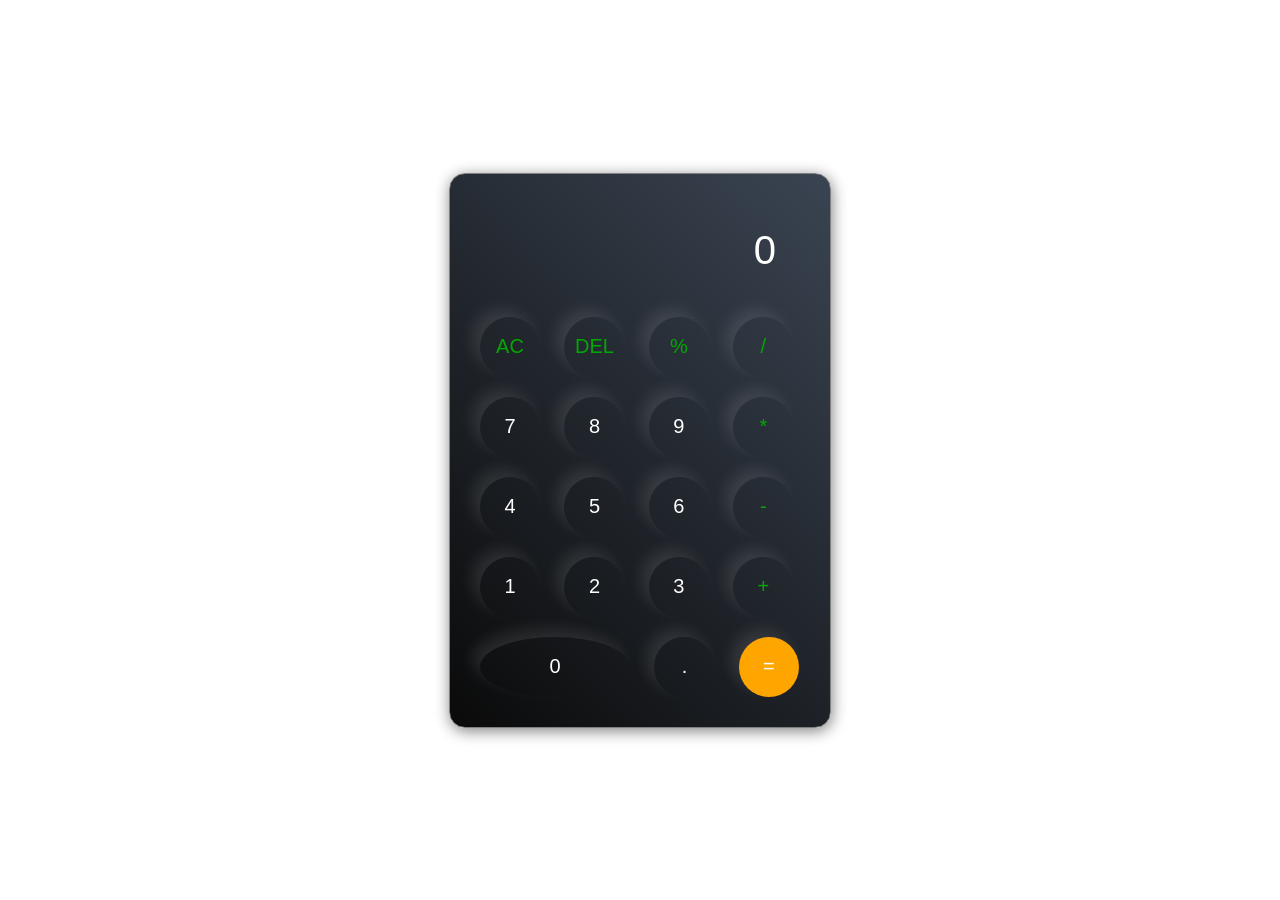
<file: calculator/index.html>
<!DOCTYPE html>
<html lang="en">
<head>
    <meta charset="UTF-8">
    <meta name="viewport" content="width=device-width, initial-scale=1.0">
    <title>calculator</title>
    <link rel="stylesheet" type="text/css" href="cal.css">
</head>
<body>
    <div class="calculator">
        <input type="text" placeholder="0" id="inputBox">
        <div>
            <button class="operator">AC</button>
            <button class="operator">DEL</button>
            <button class="operator">%</button>
            <button class="operator">/</button>
        </div>
        <div>
            <button>7</button>
            <button>8</button>
            <button>9</button>
            <button class="operator">*</button>
        </div>
        <div>
            <button>4</button>
            <button>5</button>
            <button>6</button>
            <button class="operator">-</button>
        </div>
        <div>
            <button>1</button>
            <button>2</button>
            <button>3</button>
            <button class="operator">+</button>
        </div>
        <div>
            <!-- <button>00</button> -->
            <button class="zero">0</button>
            <button>.</button>
            <button class="eqBtn">=</button>
        </div>
    </div>

    <script type="text/javascript" src="cal.js"></script>
</body>
</html>
</file>
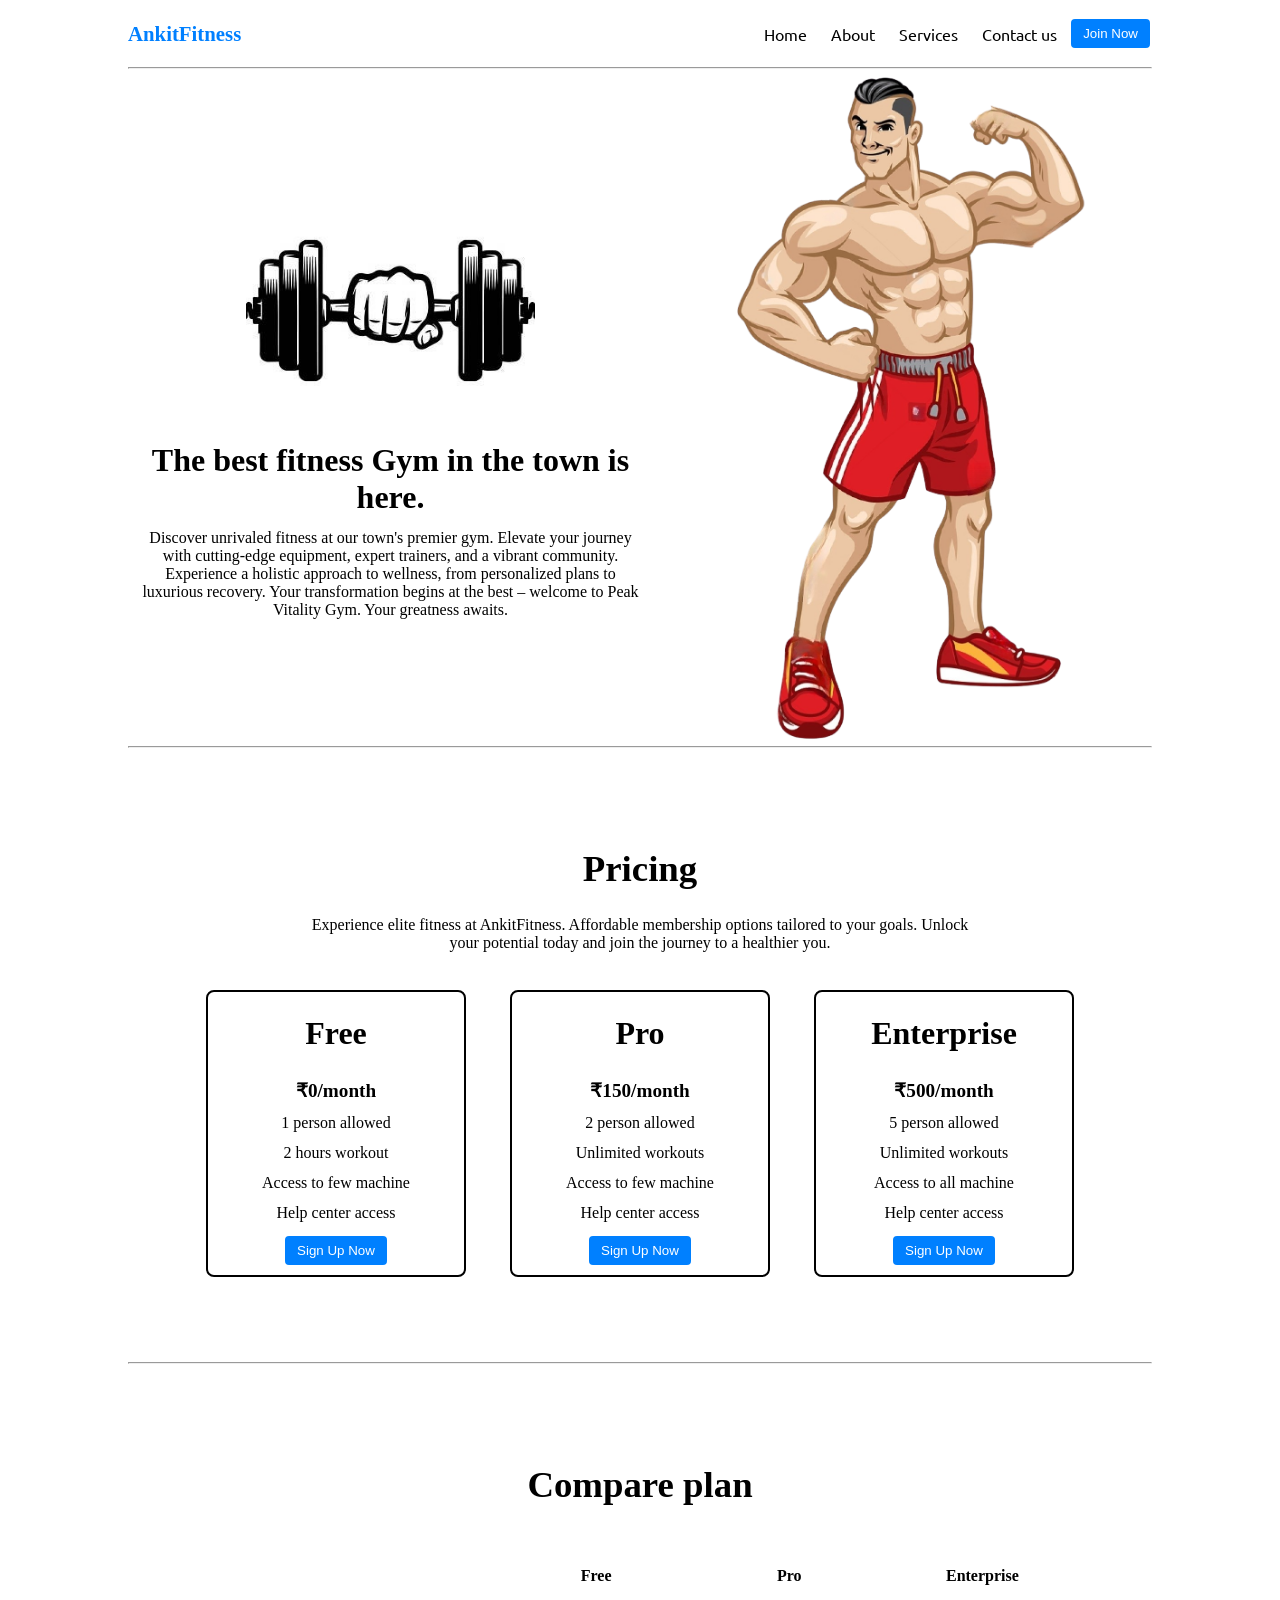
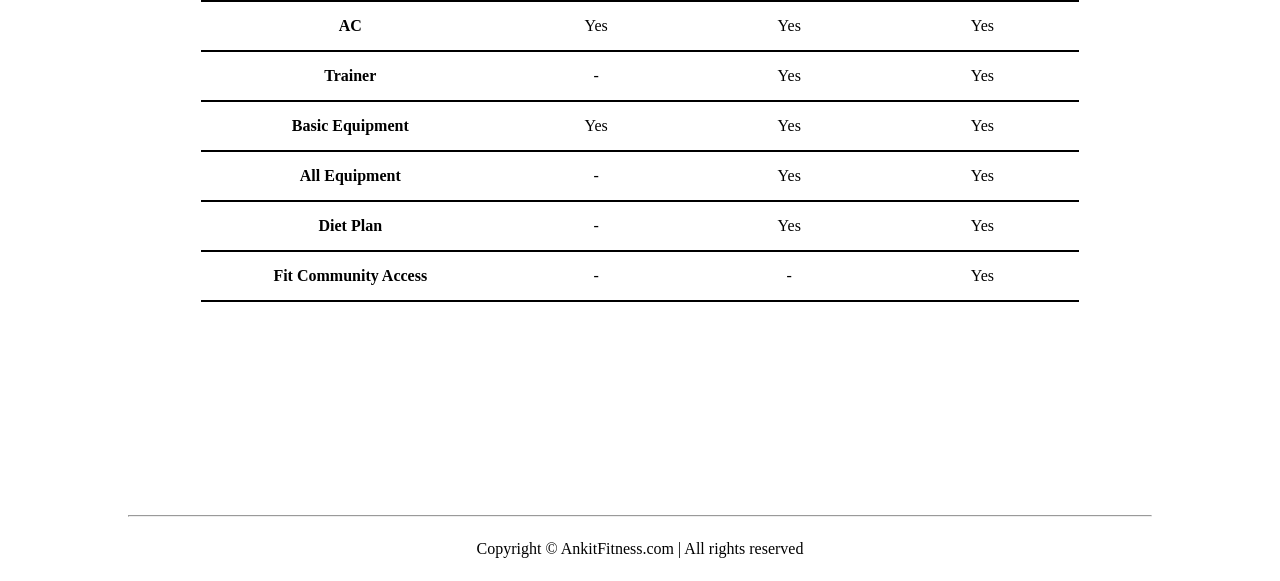
<file: Landing_Page/index.html>
<!DOCTYPE html>
<html lang="en"> 

<head>
    <meta charset="UTF-8">
    <meta name="viewport" content="width=device-width, initial-scale=1.0">
    <title>AnkitFitness - The best fitness gym in the town</title>
    <link rel="stylesheet" href="style.css">
    <link rel="stylesheet" href="utils.css">
</head>

<body class="overflow-x-hidden">
    <div class="container mx-auto">
        <header>
            <nav class="flex justify-between">
                <div class="logo font-bold flex items-center text-blue">AnkitFitness</div>
                <ul class="navbar flex items-center">
                    <li>Home</li>
                    <li>About</li>
                    <li>Services</li>
                    <li>Contact us</li>
                    <button class="btn">Join Now</button>
                </ul>
            </nav>
            <hr>
        </header>
        <main class="min-h-screen">
            <section class="section1">
                <div class="flex">
                    <div class="topleft flex flex-col justify-center px-2">
                        <div class="text-center">
                            <img class="dumbelling" src="dumbbell.png" alt="">
                        </div>
                        <h1 class="my-1 text-center">The best fitness Gym in the town is here.</h1>
                        <p class="text-center">Discover unrivaled fitness at our town's premier gym. Elevate your journey with cutting-edge equipment, expert trainers, and a vibrant community. Experience a holistic approach to wellness, from personalized plans to luxurious recovery. Your transformation begins at the best – welcome to Peak Vitality Gym. Your greatness awaits.</p>
                    </div>
                    <div class="topright flex justify-center">
                        <img class="gymimg" src="gymman.png" alt="">
                    </div>
                </div>
            </section>
            <hr>
            <section class="section2">
                <h1 class="text-center my-2">Pricing</h1>
                <p class="my-2">Experience elite fitness at AnkitFitness. Affordable membership options tailored to your goals. Unlock your potential today and join the journey to a healthier you.</p>
                <div class="boxes flex justify-center">
                    <div class="box">
                        <h2>Free</h2>
                        <ul>
                            <li class="highlighted">₹0/month</li>
                            <li>1 person allowed</li>
                            <li>2 hours workout</li>
                            <li>Access to few machine</li>
                            <li>Help center access</li>
                            <button class="btn">Sign Up Now</button>
                        </ul>
                    </div>

                    <div class="box">
                        <h2>Pro</h2>
                        <ul>
                            <li class="highlighted">₹150/month</li>
                            <li>2 person allowed</li>
                            <li>Unlimited workouts</li>
                            <li>Access to few machine</li>
                            <li>Help center access</li>
                            <button class="btn">Sign Up Now</button>
                        </ul>
                    </div>

                    <div class="box">
                        <h2>Enterprise</h2>
                        <ul>
                            <li class="highlighted">₹500/month</li>
                            <li>5 person allowed</li>
                            <li>Unlimited workouts</li>
                            <li>Access to all machine</li>
                            <li>Help center access</li>
                            <button class="btn">Sign Up Now</button>
                        </ul>
                    </div>
                </div>
            </section>
            <hr>
            <section class="section3">
                <h1 class="text-center my-2">Compare plan</h1>

                <div class="container plantable">
                    <table class="table text-center">
                        <thead>
                            <tr>
                                <th style="width: 34%;"></th>
                                <th style="width: 22%;">Free</th>
                                <th style="width: 22%;">Pro</th>
                                <th style="width: 22%;">Enterprise</th>
                            </tr>
                        </thead>
                        <tbody>
                            <tr>
                                <th>AC</th>
                                <td>Yes</svg></td>
                                <td>Yes</svg></td>
                                <td>Yes</svg></td>
                            </tr>
                            <tr>
                                <th>Trainer</th>
                                <td>-</td>
                                <td>Yes</svg></td>
                                <td>Yes</svg></td>
                            </tr>
                        </tbody>

                        <tbody>
                            <tr>
                                <th>Basic Equipment</th>
                                <td>Yes</svg></td>
                                <td>Yes</svg></td>
                                <td>Yes</svg></td>
                            </tr>
                            <tr>
                                <th>All Equipment </th>
                                <td>-</td>
                                <td>Yes</svg></td>
                                <td>Yes</svg></td>
                            </tr>
                            <tr>
                                <th>Diet Plan</th>
                                <td>-</td>
                                <td>Yes</svg></td>
                                <td>Yes</svg></td>
                            </tr>
                            <tr>
                                <th>Fit Community Access</th>
                                <td>-</td>
                                <td>-</td>
                                <td>Yes</svg></td>
                            </tr>
                        </tbody>
                    </table>
                </div>
            </section>
            <hr>
        </main>
        <footer>
            Copyright &copy; AnkitFitness.com | All rights reserved
        </footer>
    </div>
</body>

</html>
</file>
<file: calculator/cal.css>
*{
    margin: 0;
    padding: 0;
    box-sizing: border-box;
    font-family: sans-serif;
}

body{
    width: 100%;
    height: 100vh;
    display: flex;
    justify-content: center;
    align-items: center;
    
}

.calculator{
    border: 1px solid gray;
    padding: 20px;
    border-radius: 16px;
    background: linear-gradient(45deg, #0a0a0a, #3a4452);
    box-shadow: 1px 3px 15px gray;
}

input{
    width: 320px;
    border: none;
    padding: 24px;
    margin: 10px;
    background: transparent;
    box-shadow: 0px 3px 15px rgbs(84, 84, 84, 0.1);
    font-size: 40px;
    text-align: right;
    cursor: pointer;
    color: white;
}

input::placeholder{
    color: white;
}

button{
    border: none;
    width: 60px;
    height: 60px;
    margin: 10px;
    border-radius: 50%;
    background: transparent;
    color: white;
    font-size: 20px;
    box-shadow: -8px -8px 15px rgba(255, 255, 255, 0.1);
    cursor: pointer;
}

.zero{
    width: 150px;
}
.eqBtn{
    background-color: orange;
}

.operator{
    color: rgb(2, 168, 2);
}
</file>
<file: Landing_Page/style.css>
@import url('https://fonts.googleapis.com/css2?family=Poppins:ital,wght@0,100;0,200;0,300;0,400;0,500;0,600;0,700;0,800;0,900;1,100;1,200;1,300;1,400;1,500;1,600;1,700;1,800;1,900&family=Ubuntu:wght@300&display=swap');
 
*{
    margin: 0;
    padding: 0;
}

.container{
    max-width: 80vw;
}

.navbar{
    display: flex;
    height: 67px;
    font-family: 'Ubuntu', sans-serif;

}
.navbar li{
    list-style: none;
    margin: 0 12px;
}

.topleft{
    width: 50%;
}

.topright{
    width: 50%;
}

.section1{
    max-height: 100vh;
}

.section1 h1{
    font-size: 2rem;
}

.logo{
    font-size: 1.3rem;
}

.dumbelling{
    width: 289px;
}

.topright .gymimg{
    width: 466px;
}

.section2{
    padding: 73px;
}

.section2 h1{
    font-size: 2.3rem;
}

.section2 p{
    padding: 0 8vw;
    text-align: center;
}

.box{
    padding: 8px 0;
    margin: 12px 22px;
    min-width: 20vw;
    border: 2px solid black;
    border-radius: 8px;
    text-align: center;
}

.box h2{
    font-size: 2rem;
    padding: 15px 0;
}

.box ul{
    list-style: none;
}

.box ul li{
    margin: 12px 2px;
}

.highlighted{
    font-size: 1.2rem;
    font-weight: bolder;
}

.plantable{
    display: flex;
    justify-content: center;
    align-items: center;
}

.section3 table{
    width: 100%;
    margin-bottom: 140px;
    margin-top: 20px;
    border-collapse: collapse;
}

.section3 table th{
    width: 23vw;
    border-bottom: 2px solid black;
    padding: 15px 0;
}

.section3 table td{
    border-bottom: 2px solid black;
}

.section3 h1{
    font-size: 2.3rem;
}

.section3{
    padding: 73px;
}

footer{
    padding: 23px;
    text-align: center;
}
</file>
<file: Landing_Page/utils.css>
.min-h-screen{
min-height: 100vh;
} 

.bg-red{
    background-color: red;
}

.mx-auto{
    margin-left: auto;
    margin-right: auto;
}

.flex{
    display: flex;
}

.items-center{
    align-items: center;
}

.justify-between{
    justify-content: space-between;
}

.justify-center{
    justify-content: center;
}

.flex-col{
    flex-direction: column;
}

.font-bold{
    font-weight: bolder;
}

.my-1{
    margin-top :13px;
    margin-bottom: 13px;
}

.my-2{
    margin-top :26px;
    margin-bottom: 26px;
}

.px-2{
    padding-left: 13px;
    padding-right: 13px;
}

.text-blue{
    color: rgb(0, 128, 255);
}

.btn{
    padding: 7px 12px;
    border: 2px solid white;
    border-radius: 6px;
    color: white;
    background-color: rgb(0, 128, 255);
    cursor: pointer;
}

.overflow-x-hidden{
    overflow-x: hidden;
}

.text-center{
    text-align: center;
}
</file>
